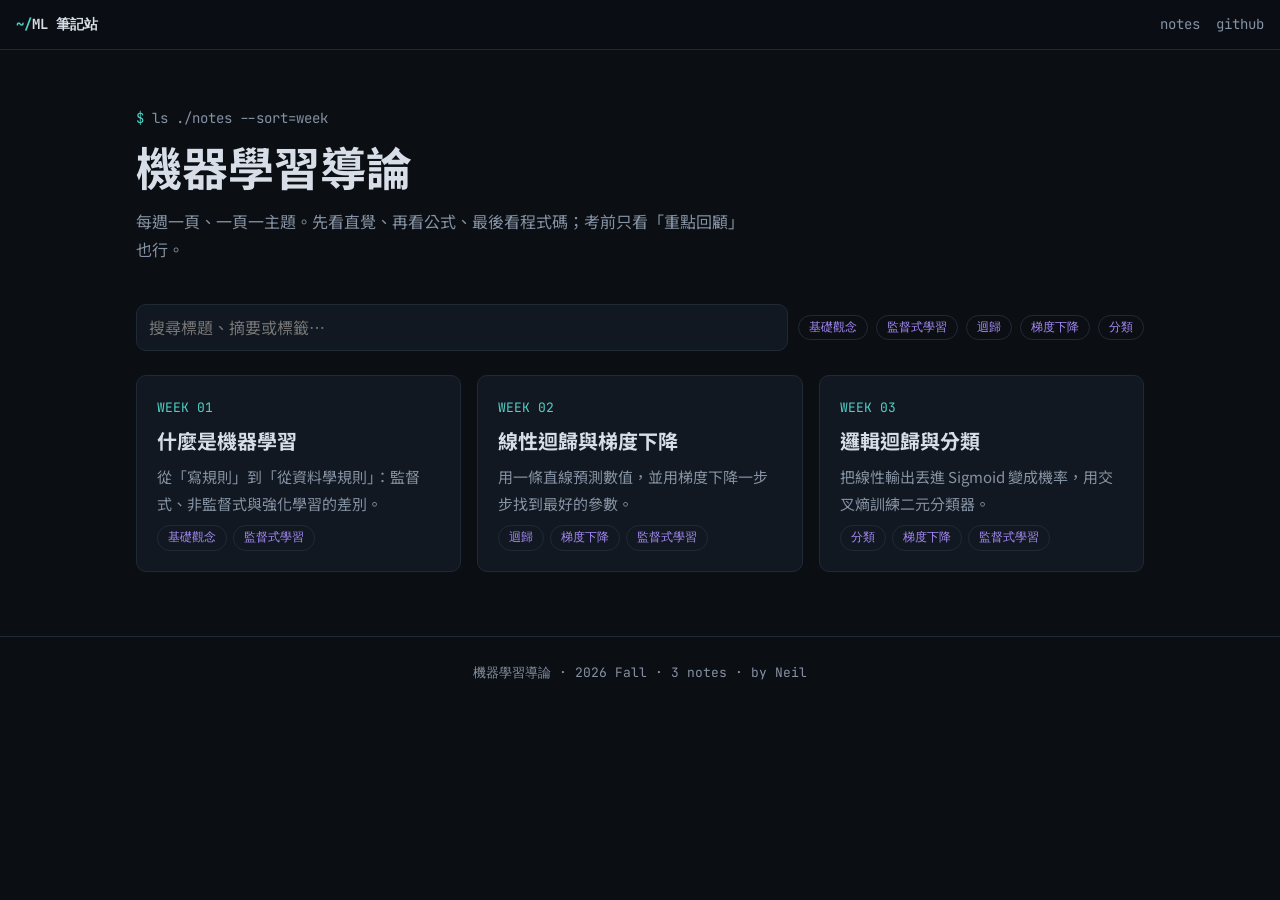
<file: index.html>
<!DOCTYPE html>
<html lang="zh-Hant">
<head>
  <meta charset="UTF-8">
  <meta name="viewport" content="width=device-width, initial-scale=1">
  <title>ML 筆記站</title>
  <meta name="description" content="機器學習課程每週筆記，一頁一主題，考前五分鐘複習。">
  <link rel="preconnect" href="https://fonts.googleapis.com">
  <link rel="preconnect" href="https://fonts.gstatic.com" crossorigin>
  <link href="https://fonts.googleapis.com/css2?family=JetBrains+Mono:wght@400;700&family=Noto+Sans+TC:wght@400;500;700&display=swap" rel="stylesheet">
  <link rel="stylesheet" href="assets/style.css">
</head>
<body data-page="home" data-root=".">

  <header class="topbar">
    <a class="brand" href="index.html" data-site="name">ML 筆記站</a>
    <nav>
      <a href="#notes">notes</a>
      <a href="https://github.com/" data-site="repo">github</a>
    </nav>
  </header>

  <main>
    <section class="hero">
      <p class="prompt"><b>$</b> ls ./notes --sort=week</p>
      <h1 data-site="course">機器學習導論</h1>
      <p>每週一頁、一頁一主題。先看直覺、再看公式、最後看程式碼；考前只看「重點回顧」也行。</p>
    </section>

    <div class="toolbar" id="notes">
      <input id="search" type="search" placeholder="搜尋標題、摘要或標籤…" aria-label="搜尋筆記">
      <div class="tag-filter" id="tag-filter" aria-label="依標籤篩選"></div>
    </div>

    <!-- 筆記卡片由 assets/main.js 依 notes-data.js 自動產生，請勿手動新增 -->
    <div class="note-grid" id="note-grid"></div>
  </main>

  <footer class="footer"></footer>

  <script src="assets/notes-data.js"></script>
  <script src="assets/main.js"></script>
</body>
</html>
</file>
<file: assets/style.css>
/* ============================================================
   ML 筆記站 — 全站唯一樣式表
   調整風格只改 :root 的 token（CLAUDE.md 第 5 節）
   ============================================================ */

:root {
  --bg: #0b0f14;
  --panel: #121821;
  --panel-2: #0f141b;
  --line: #1f2a37;
  --text: #d7dee7;
  --muted: #8592a3;
  --accent: #4fd1c5;
  --accent-2: #a78bfa;
  --warn: #f6ad55;
  --tip: #68d391;

  --font-body: "Noto Sans TC", system-ui, sans-serif;
  --font-mono: "JetBrains Mono", ui-monospace, monospace;

  --radius: 10px;
  --content-w: 760px;
  --gutter: 16px;
}

* { box-sizing: border-box; }

html { scroll-behavior: smooth; }

body {
  margin: 0;
  background: var(--bg);
  color: var(--text);
  font-family: var(--font-body);
  font-size: 16px;
  line-height: 1.8;
  -webkit-font-smoothing: antialiased;
}

a { color: var(--accent); text-decoration: none; }
a:hover { text-decoration: underline; }

/* ---------- 頂部導覽列 ---------- */
.topbar {
  position: sticky; top: 0; z-index: 10;
  display: flex; align-items: center; justify-content: space-between;
  gap: 12px;
  padding: 12px var(--gutter);
  background: rgba(11, 15, 20, 0.85);
  backdrop-filter: blur(8px);
  border-bottom: 1px solid var(--line);
  font-family: var(--font-mono);
  font-size: 14px;
}
.topbar .brand { color: var(--text); font-weight: 700; }
.topbar .brand::before { content: "~/"; color: var(--accent); }
.topbar nav { display: flex; gap: 16px; }
.topbar nav a { color: var(--muted); }
.topbar nav a:hover { color: var(--accent); text-decoration: none; }

/* ---------- 首頁 ---------- */
.hero {
  max-width: 1040px;
  margin: 0 auto;
  padding: 56px var(--gutter) 24px;
}
.hero .prompt {
  font-family: var(--font-mono);
  color: var(--muted);
  font-size: 14px;
  margin: 0 0 8px;
}
.hero .prompt b { color: var(--accent); font-weight: 400; }
.hero h1 { font-size: clamp(30px, 6vw, 46px); line-height: 1.2; margin: 0 0 12px; }
.hero p { color: var(--muted); margin: 0; max-width: 620px; }

.toolbar {
  max-width: 1040px;
  margin: 0 auto;
  padding: 16px var(--gutter);
  display: flex; flex-wrap: wrap; gap: 10px; align-items: center;
}
.toolbar input {
  flex: 1 1 220px;
  background: var(--panel);
  border: 1px solid var(--line);
  border-radius: var(--radius);
  color: var(--text);
  font: inherit;
  padding: 8px 12px;
}
.toolbar input:focus { outline: none; border-color: var(--accent); }
.tag-filter { display: flex; flex-wrap: wrap; gap: 8px; }

.tag {
  display: inline-block;
  font-family: var(--font-mono);
  font-size: 12px;
  line-height: 1.6;
  padding: 2px 10px;
  border: 1px solid var(--line);
  border-radius: 999px;
  color: var(--accent-2);
  background: transparent;
  cursor: default;
}
button.tag { cursor: pointer; }
button.tag:hover, button.tag.active { border-color: var(--accent-2); background: rgba(167, 139, 250, 0.12); }

.note-grid {
  max-width: 1040px;
  margin: 0 auto;
  padding: 8px var(--gutter) 64px;
  display: grid;
  grid-template-columns: repeat(auto-fill, minmax(280px, 1fr));
  gap: 16px;
}
.note-card {
  display: flex; flex-direction: column; gap: 8px;
  padding: 20px;
  background: var(--panel);
  border: 1px solid var(--line);
  border-radius: var(--radius);
  color: var(--text);
  transition: border-color .15s, transform .15s;
}
.note-card:hover { border-color: var(--accent); transform: translateY(-2px); text-decoration: none; }
.note-card .week { font-family: var(--font-mono); font-size: 13px; color: var(--accent); }
.note-card h3 { margin: 0; font-size: 20px; line-height: 1.4; }
.note-card p { margin: 0; color: var(--muted); font-size: 15px; flex: 1; }
.note-card .tags { display: flex; flex-wrap: wrap; gap: 6px; }
.badge-draft {
  font-family: var(--font-mono); font-size: 11px;
  color: var(--warn); border: 1px solid var(--warn);
  border-radius: 4px; padding: 0 6px; margin-left: 8px;
}
.empty { color: var(--muted); font-family: var(--font-mono); grid-column: 1 / -1; }

/* ---------- 筆記頁版面 ---------- */
.layout {
  max-width: 1080px;
  margin: 0 auto;
  padding: 32px var(--gutter) 64px;
  display: grid;
  grid-template-columns: minmax(0, 1fr) 220px;
  gap: 48px;
}
.note { max-width: var(--content-w); min-width: 0; }

.breadcrumb { font-family: var(--font-mono); font-size: 13px; color: var(--muted); margin-bottom: 16px; }
.breadcrumb a { color: var(--muted); }

.note-head .week { font-family: var(--font-mono); color: var(--accent); font-size: 14px; }
.note-head h1 { font-size: clamp(28px, 5vw, 38px); line-height: 1.3; margin: 4px 0 12px; }
.note-head .meta { display: flex; flex-wrap: wrap; gap: 8px; align-items: center; color: var(--muted); font-size: 14px; }
.note-head .meta time { font-family: var(--font-mono); margin-right: 4px; }

.tldr {
  margin: 28px 0;
  padding: 16px 20px;
  border-left: 3px solid var(--accent);
  background: var(--panel);
  border-radius: 0 var(--radius) var(--radius) 0;
}
.tldr::before {
  content: "TL;DR";
  display: block;
  font-family: var(--font-mono); font-size: 12px; color: var(--accent);
  margin-bottom: 4px;
}

.note section { margin: 40px 0; scroll-margin-top: 72px; }
.note h2 {
  font-size: 24px; line-height: 1.4;
  margin: 0 0 16px;
  padding-bottom: 8px;
  border-bottom: 1px solid var(--line);
}
.note h2::before { content: "# "; color: var(--accent); font-family: var(--font-mono); }
.note h3 { font-size: 19px; margin: 28px 0 8px; }
.note h3::before { content: "## "; color: var(--muted); font-family: var(--font-mono); font-size: 15px; }
.note p, .note li { color: var(--text); }
.note ul, .note ol { padding-left: 1.4em; }
.note strong { color: #fff; }

code {
  font-family: var(--font-mono);
  font-size: .9em;
  background: var(--panel);
  border: 1px solid var(--line);
  border-radius: 4px;
  padding: 1px 5px;
}
pre {
  position: relative;
  background: var(--panel-2);
  border: 1px solid var(--line);
  border-radius: var(--radius);
  padding: 16px;
  overflow-x: auto;
  line-height: 1.6;
}
pre code { background: none; border: 0; padding: 0; font-size: 14px; }
pre code[class*="lang-"]::before {
  position: absolute; top: 6px; right: 12px;
  font-size: 11px; color: var(--muted);
}
pre code.lang-python::before { content: "python"; }
pre code.lang-bash::before { content: "bash"; }

.callout {
  margin: 20px 0;
  padding: 14px 18px;
  border: 1px solid var(--line);
  border-left-width: 3px;
  border-radius: var(--radius);
  background: var(--panel);
}
.callout strong { display: block; font-family: var(--font-mono); font-size: 13px; margin-bottom: 4px; }
.callout.tip  { border-left-color: var(--tip); }
.callout.tip strong  { color: var(--tip); }
.callout.note { border-left-color: var(--accent-2); }
.callout.note strong { color: var(--accent-2); }
.callout.warn { border-left-color: var(--warn); }
.callout.warn strong { color: var(--warn); }

dl.terms { margin: 16px 0; display: grid; gap: 12px; }
dl.terms dt { font-weight: 700; color: var(--accent); }
dl.terms dd { margin: 2px 0 0; color: var(--text); }

table.compare {
  width: 100%;
  border-collapse: collapse;
  margin: 16px 0;
  font-size: 15px;
  display: block;
  overflow-x: auto;
}
table.compare th, table.compare td {
  text-align: left;
  padding: 10px 12px;
  border-bottom: 1px solid var(--line);
  vertical-align: top;
}
table.compare th { color: var(--accent); font-family: var(--font-mono); font-weight: 400; font-size: 13px; }

.recap {
  padding: 20px 24px;
  background: linear-gradient(135deg, rgba(79, 209, 197, .08), rgba(167, 139, 250, .08));
  border: 1px solid var(--line);
  border-radius: var(--radius);
}
.recap h2 { border-bottom: 0; padding-bottom: 0; }

.katex-display { overflow-x: auto; overflow-y: hidden; padding: 4px 0; }

/* ---------- 目錄（main.js 產生） ---------- */
.toc {
  position: sticky; top: 80px;
  align-self: start;
  font-size: 14px;
  border-left: 1px solid var(--line);
  padding-left: 16px;
}
.toc .toc-title { font-family: var(--font-mono); font-size: 12px; color: var(--muted); margin-bottom: 8px; }
.toc ol { list-style: none; margin: 0; padding: 0; display: grid; gap: 6px; }
.toc a { color: var(--muted); }
.toc a:hover, .toc a.active { color: var(--accent); text-decoration: none; }

/* ---------- 上一篇 / 下一篇（main.js 產生） ---------- */
.pager {
  display: grid; grid-template-columns: 1fr 1fr; gap: 12px;
  margin-top: 56px;
}
.pager a, .pager span {
  display: block;
  padding: 14px 16px;
  border: 1px solid var(--line);
  border-radius: var(--radius);
  background: var(--panel);
  color: var(--text);
}
.pager a:hover { border-color: var(--accent); text-decoration: none; }
.pager small { display: block; font-family: var(--font-mono); color: var(--muted); font-size: 12px; }
.pager .next { text-align: right; }
.pager span { visibility: hidden; }

/* ---------- 頁尾 ---------- */
.footer {
  border-top: 1px solid var(--line);
  padding: 24px var(--gutter);
  text-align: center;
  color: var(--muted);
  font-family: var(--font-mono);
  font-size: 13px;
}

/* ---------- 響應式 ---------- */
@media (max-width: 860px) {
  .layout { grid-template-columns: minmax(0, 1fr); gap: 0; padding-top: 20px; }
  .toc { display: none; }
}
@media (max-width: 480px) {
  .topbar nav { gap: 12px; }
  .pager { grid-template-columns: 1fr; }
  .pager span { display: none; }
  .pager .next { text-align: left; }
}
</file>
